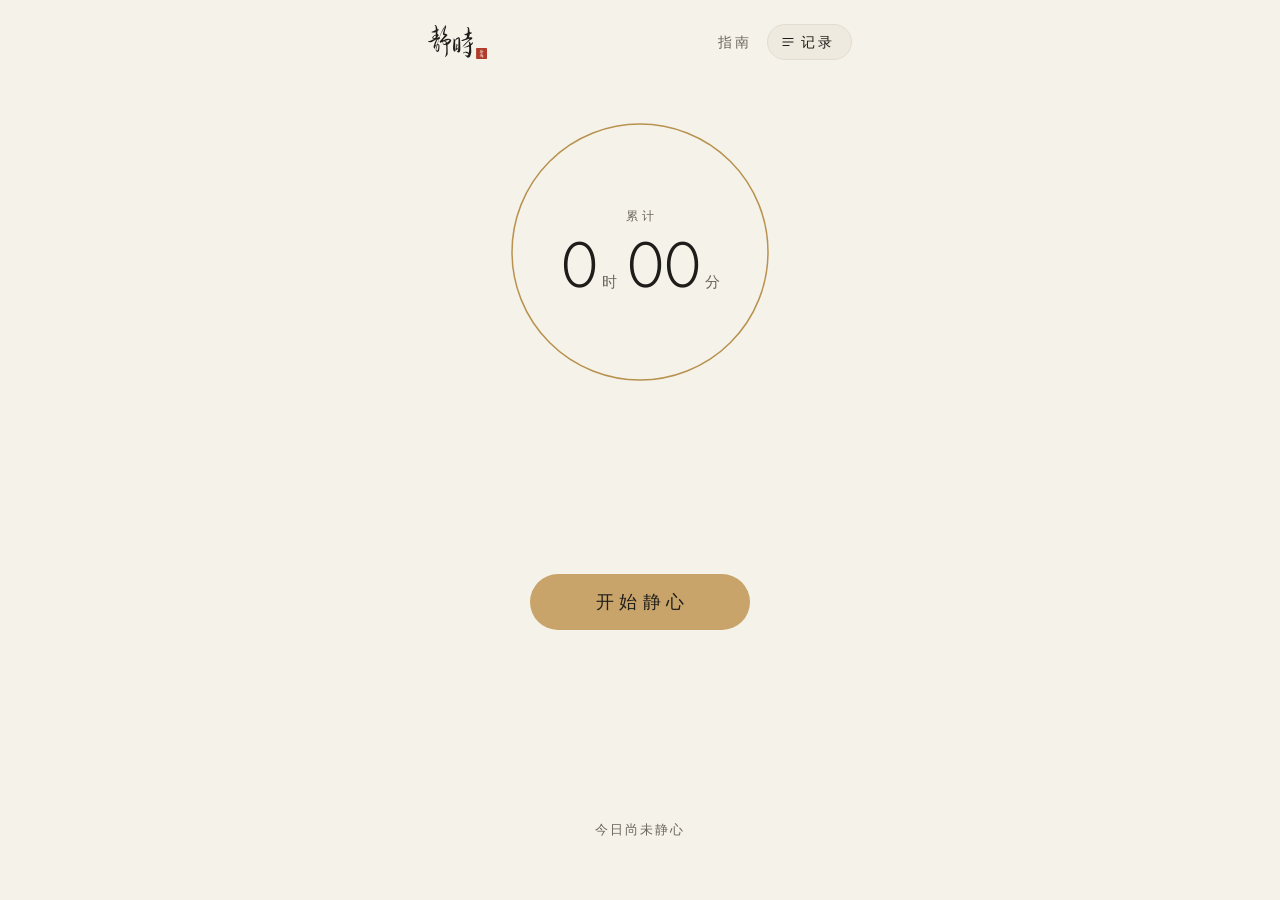
<file: index.html>
<!doctype html>
<html lang="zh-CN">
<head>
<meta charset="utf-8">
<meta name="viewport" content="width=device-width, initial-scale=1, viewport-fit=cover">
<meta name="theme-color" content="#F5F2EA">
<meta name="apple-mobile-web-app-capable" content="yes">
<meta name="mobile-web-app-capable" content="yes">
<meta name="apple-mobile-web-app-status-bar-style" content="default">
<meta name="apple-mobile-web-app-title" content="静时">
<meta name="format-detection" content="telephone=no">
<meta name="robots" content="noindex, nofollow">
<title>静时</title>
<meta name="description" content="放下手机，安住当下&#10;记下你的每一次静心">
<meta property="og:type" content="website">
<meta property="og:title" content="静时 · 静心计时">
<meta property="og:description" content="放下手机，安住当下&#10;记下你的每一次静心">
<meta property="og:url" content="https://artemislin.github.io/jingshi/">
<meta property="og:image" content="https://artemislin.github.io/jingshi/icons/icon-512.png">
<meta property="og:image:width" content="512">
<meta property="og:image:height" content="512">
<meta itemprop="name" content="静时 · 静心计时">
<meta itemprop="description" content="放下手机，安住当下&#10;记下你的每一次静心">
<meta itemprop="image" content="https://artemislin.github.io/jingshi/icons/icon-512.png">
<link rel="manifest" href="manifest.webmanifest">
<link rel="apple-touch-icon" href="icons/icon-180.png">
<link rel="icon" href="icons/icon-180.png">
<link rel="preload" href="fonts/jost.woff2" as="font" type="font/woff2" crossorigin>
<link rel="stylesheet" href="css/app.css?v=0.8.1">
<script type="module" src="js/app.js?v=0.8.1"></script>
</head>
<body>
<img src="icons/icon-512.png" alt="" aria-hidden="true" width="300" height="300" style="position:absolute;left:-9999px;top:0;width:300px;height:300px">

<main id="home" class="screen">
  <header class="bar">
    <img class="logo" src="icons/logo.svg" alt="静时">
    <div class="bar-right">
    <a id="toGuide" class="toplink" href="guide.html">指南</a>
    <button id="toRecords" class="tab" type="button">
      <svg width="14" height="14" viewBox="0 0 14 14" aria-hidden="true"><path d="M2 3.5h10M2 7h10M2 10.5h6" fill="none" stroke="currentColor" stroke-width="1.2" stroke-linecap="round"></path></svg>
      <span>记录</span>
      <span class="dot" id="recDot" hidden></span>
    </button>
    </div>
  </header>
  <div class="ring" id="ring">
    <svg width="264" height="264" viewBox="0 0 264 264" aria-hidden="true">
      <circle cx="132" cy="132" r="128" fill="none" stroke="#B8924F" stroke-width="1.5"></circle>
    </svg>
    <div class="ring-in">
      <div class="label">累计</div>
      <div class="total" id="total">
        <span class="num" id="totH">0</span><span class="unit">时</span>
        <span class="num" id="totM">00</span><span class="unit">分</span>
      </div>
    </div>
    <div class="gain" id="gain" aria-live="polite">本次 <span class="num" id="gainV"></span></div>
    <div class="miss" id="miss" aria-live="polite">本次 <span class="num" id="missV"></span><span class="seal">不<br>计</span></div>
  </div>
  <section class="plan-card" id="planCard" hidden aria-label="定时静心">
    <div class="pc-head"><span id="pcLabel">定时静心 · 今天</span><button class="pc-more" id="pcMore" type="button" hidden></button></div>
    <div class="pc-main"><span class="pc-time num" id="pcTime"></span><span class="pc-dur" id="pcDur"></span></div>
    <div class="pc-btns">
      <button class="pill pc-yes" id="pcYes" type="button">计入</button>
      <button class="pc-no" id="pcNo" type="button">不计</button>
    </div>
  </section>
  <div class="cta"><button id="start" class="pill" type="button">开始静心</button></div>
  <footer class="today" id="today"></footer>
</main>

<section id="sit" class="sit" hidden aria-live="polite">
  <button class="count" id="count" type="button" aria-label="取消这次静心">
    <span class="count-n" id="countN">5</span>
    <span class="count-tip">再点一下取消</span>
  </button>
  <div class="sit-time" id="sitTime" hidden></div>
  <div class="core">
    <div class="halo" aria-hidden="true"></div>
    <div class="core-glow" aria-hidden="true"></div>
    <div class="sit-title" id="sitTitle">进入静心</div>
    <svg class="phrase" viewBox="0 0 291.1 103.4" role="img" aria-label="静心中"><path d="M22.1 0.3L22.1 0.3Q24.5-0.1 24.9 0.1Q25.3 0.3 26.1 1.5L26.1 1.5Q27.7 3.1 28.1 3.9L28.1 3.9Q29.7 7.1 30.1 12.3L30.1 12.3Q30.1 13.1 30.3 13.5Q30.5 13.9 31.3 13.5L31.3 13.5Q32.1 13.5 32.7 14.1Q33.3 14.7 34.5 14.9Q35.7 15.1 35.7 15.5L35.7 15.5Q35.7 15.9 32.1 18.7L32.1 18.7Q30.5 19.5 30.5 19.9L30.5 19.9Q30.5 20.7 30.3 24.3Q30.1 27.9 30.1 28.7L30.1 28.7Q30.5 29.1 30.9 29.1L30.9 29.1Q32.5 29.5 32.9 30.3L32.9 30.3Q32.9 30.7 33.7 31.3Q34.5 31.9 34.5 32.3L34.5 32.3Q34.5 34.3 32.9 35.5L32.9 35.5Q32.1 36.3 31.3 37.5Q30.5 38.7 30.1 39.5L30.1 39.5Q28.5 40.3 28.9 41.1L28.9 41.1Q29.7 41.1 29.7 41.1L29.7 41.1Q30.1 41.1 31.1 40.5Q32.1 39.9 32.1 39.9L32.1 39.9Q32.5 39.5 34.5 39.5Q36.5 39.5 36.7 39.1Q36.9 38.7 37.9 35.3Q38.9 31.9 39.3 31.1L39.3 31.1L40.9 27.9Q42.9 23.5 45.9 17.1Q48.9 10.7 51.7 7.5L51.7 7.5L52.9 5.1Q53.7 3.9 54.3 2.9Q54.9 1.9 55.1 1.3Q55.3 0.7 55.7 0.7L55.7 0.7Q55.7 0.7 56.9 1.9Q58.1 3.1 58.1 3.5L58.1 3.5Q58.1 4.3 58.3 4.7Q58.5 5.1 58.3 6.1Q58.1 7.1 57.9 8.3Q57.7 9.5 56.1 12.7L56.1 12.7Q54.9 17.1 53.7 22.3Q52.5 27.5 52.9 27.5L52.9 27.5Q52.9 27.9 54.9 27.9L54.9 27.9Q56.9 27.9 57.7 28.3Q58.5 28.7 59.7 29.5L59.7 29.5Q60.1 29.9 61.3 30.9Q62.5 31.9 62.5 32.5Q62.5 33.1 61.3 34.3Q60.1 35.5 59.5 36.5Q58.9 37.5 58.5 37.5L58.5 37.5Q56.9 37.9 53.3 43.1L53.3 43.1Q47.7 49.1 48.1 49.5L48.1 49.5Q48.5 49.5 51.3 48.3L51.3 48.3Q58.5 45.1 63.3 44.7L63.3 44.7Q68.9 43.9 71.3 46.3L71.3 46.3Q72.9 47.1 73.3 47.1L73.3 47.1Q73.7 47.5 74.1 48.5Q74.5 49.5 74.5 50.7L74.5 50.7Q74.1 51.5 73.5 53.1Q72.9 54.7 71.3 56.3L71.3 56.3Q70.5 57.5 68.5 59.3Q66.5 61.1 65.7 61.9L65.7 61.9Q63.3 63.1 63.1 63.5Q62.9 63.9 62.9 64.3L62.9 64.3Q62.9 65.1 62.9 71.9L62.9 71.9Q63.3 77.1 63.3 84.1Q63.3 91.1 63.3 92.3L63.3 92.3Q62.9 95.1 61.9 97.1Q60.9 99.1 60.9 99.1L60.9 99.1Q60.5 99.1 60.3 98.9Q60.1 98.7 59.7 98.7L59.7 98.7Q58.9 99.5 57.7 102.3L57.7 102.3Q56.9 103.1 56.1 103.3Q55.3 103.5 55.1 103.3Q54.9 103.1 55.3 102.7L55.3 102.7Q55.7 101.1 56.9 97.5L56.9 97.5Q59.3 90.7 58.9 76.3L58.9 76.3Q58.9 69.5 58.5 67.5L58.5 67.5Q58.5 65.5 58.3 65.1Q58.1 64.7 57.7 64.3L57.7 64.3Q56.9 63.9 56.3 63.9Q55.7 63.9 53.9 64.1Q52.1 64.3 51.3 63.9L51.3 63.9Q48.9 63.1 47.7 60.3L47.7 60.3Q47.3 58.7 47.3 56.3Q47.3 53.9 46.9 53.9Q46.5 53.9 42.9 55.7Q39.3 57.5 39.1 57.5Q38.9 57.5 38.1 55.5L38.1 55.5Q37.7 53.9 37.9 53.5Q38.1 53.1 39.7 51.1L39.7 51.1Q45.3 45.1 50.5 38.3L50.5 38.3Q52.1 36.7 53.1 34.9Q54.1 33.1 53.7 32.3L53.7 32.3Q52.9 31.9 51.3 33.1L51.3 33.1Q50.5 33.1 49.7 31.9L49.7 31.9Q47.7 30.7 48.1 27.9L48.1 27.9Q48.1 25.9 49.7 21.1L49.7 21.1Q50.5 18.7 51.7 14.7L51.7 14.7Q53.7 7.5 54.5 5.9L54.5 5.9Q54.9 5.5 55.3 4.3Q55.7 3.1 55.7 2.7L55.7 2.7Q55.3 2.7 55.3 2.7Q55.3 2.7 54.5 4.1Q53.7 5.5 53.7 5.7Q53.7 5.9 53.1 7.1Q52.5 8.3 52.1 9.1L52.1 9.1Q52.1 10.3 50.5 12.9Q48.9 15.5 48.1 15.9L48.1 15.9Q47.7 16.3 47.3 17.7Q46.9 19.1 46.1 20.3L46.1 20.3Q42.9 24.7 38.5 36.3L38.5 36.3Q37.3 39.5 37.3 39.7Q37.3 39.9 38.5 41.1Q39.7 42.3 39.3 42.7L39.3 42.7Q39.3 43.5 37.3 44.7L37.3 44.7Q36.1 44.7 36.1 45.1L36.1 45.1Q35.7 45.5 33.5 52.7Q31.3 59.9 31.3 61.1L31.3 61.1Q31.3 61.5 32.5 61.5L32.5 61.5Q33.3 61.9 33.9 62.1Q34.5 62.3 35.7 63.9L35.7 63.9Q36.5 65.1 36.7 66.3Q36.9 67.5 36.9 70.3L36.9 70.3Q36.9 75.9 35.7 81.5L35.7 81.5Q35.3 84.3 33.9 85.5Q32.5 86.7 30.5 86.7L30.5 86.7Q28.9 86.7 26.9 84.3L26.9 84.3Q25.3 82.7 24.9 81.7Q24.5 80.7 24.5 79.1L24.5 79.1Q24.9 77.1 25.7 73.9L25.7 73.9Q28.9 64.3 28.5 64.3L28.5 64.3Q28.1 64.3 26.9 65.5L26.9 65.5Q25.7 66.7 24.7 68.1Q23.7 69.5 23.7 70.3L23.7 70.3Q23.7 71.1 22.9 72.7Q22.1 74.3 22.1 75.1L22.1 75.1Q22.1 75.9 21.9 76.1Q21.7 76.3 21.3 76.3L21.3 76.3Q20.9 76.3 20.7 76.1Q20.5 75.9 19.7 75.1L19.7 75.1Q17.3 71.9 18.1 69.9L18.1 69.9Q18.1 69.1 18.1 68.7L18.1 68.7Q18.1 66.7 20.9 60.3L20.9 60.3Q21.7 56.3 24.9 50.3L24.9 50.3Q27.3 45.9 26.9 45.9L26.9 45.9Q26.1 45.9 23.1 48.1Q20.1 50.3 17.3 51.5L17.3 51.5Q11.7 55.5 8.1 55.5L8.1 55.5Q4.9 56.3 2.1 54.3L2.1 54.3Q1.3 53.9 0.5 52.9Q-0.3 51.9 0.1 51.5L0.1 51.5Q0.1 51.5 2.1 51.7Q4.1 51.9 5.3 51.5L5.3 51.5Q6.9 51.1 12.9 48.3Q18.9 45.5 18.9 45.5L18.9 45.5Q18.9 45.1 17.9 44.3Q16.9 43.5 16.1 43.9L16.1 43.9Q15.3 43.9 14.5 43.3Q13.7 42.7 13.7 41.5L13.7 41.5Q13.7 38.7 16.1 36.3L16.1 36.3Q18.9 33.9 23.7 31.1L23.7 31.1L25.3 30.3L24.9 27.1Q24.9 23.5 24.9 23.5L24.9 23.5Q24.9 23.1 23.5 23.5Q22.1 23.9 21.7 23.9L21.7 23.9Q21.3 24.3 18.1 24.5Q14.9 24.7 13.7 24.3L13.7 24.3Q12.9 24.3 11.9 23.7Q10.9 23.1 10.9 22.3L10.9 22.3Q11.7 22.3 14.1 21.3Q16.5 20.3 16.5 20.3L16.5 20.3Q17.3 20.3 22.5 17.1L22.5 17.1Q24.9 16.3 24.9 15.9L24.9 15.9Q24.9 15.1 24.7 9.9Q24.5 4.7 24.1 3.9Q23.7 3.1 23.1 2.3Q22.5 1.5 21.7 1.5L21.7 1.5Q20.5 0.7 21.7 0.3L21.7 0.3Q21.7 0.3 22.1 0.3ZM24.9 37.1L24.9 37.1Q25.3 33.9 24.5 33.9L24.5 33.9Q24.5 33.9 22.9 34.3L22.9 34.3Q21.3 35.1 18.9 36.9Q16.5 38.7 16.5 39.5L16.5 39.5Q16.5 40.3 16.9 40.9Q17.3 41.5 17.7 41.5L17.7 41.5Q18.1 41.9 20.1 42.3L20.1 42.3Q22.9 43.1 23.7 41.1L23.7 41.1Q24.5 40.3 24.9 37.1ZM34.5 45.9L34.5 45.9Q33.7 45.5 32.9 45.9L32.9 45.9Q32.1 46.3 30.5 47.9Q28.9 49.5 28.5 50.7L28.5 50.7Q27.7 51.9 27.3 54.1Q26.9 56.3 26.1 57.5L26.1 57.5L24.9 61.5Q23.3 65.1 24.5 65.1L24.5 65.1Q24.5 65.1 25.7 64.3L25.7 64.3Q26.9 63.1 28.3 62.5Q29.7 61.9 29.7 61.5L29.7 61.5Q30.1 60.3 32.3 53.1Q34.5 45.9 34.5 45.9ZM68.5 48.3L68.5 48.3Q67.7 47.5 65.3 48.3L65.3 48.3Q62.5 48.7 58.9 49.7Q55.3 50.7 55.3 51.1L55.3 51.1Q55.3 51.5 56.5 51.9Q57.7 52.3 58.3 52.7Q58.9 53.1 59.7 54.7L59.7 54.7Q60.9 57.1 61.1 57.1Q61.3 57.1 62.9 55.9Q64.5 54.7 66.1 53.5L66.1 53.5Q68.1 51.9 68.7 50.3Q69.3 48.7 68.5 48.3ZM54.5 53.5L54.5 53.5Q52.1 52.7 50.1 53.1L50.1 53.1Q49.7 53.1 49.3 53.3Q48.9 53.5 48.5 54.3L48.5 54.3Q48.1 55.5 48.3 56.7Q48.5 57.9 48.9 58.7L48.9 58.7Q49.7 61.9 52.1 61.5L52.1 61.5Q52.5 61.5 54.7 60.5Q56.9 59.5 56.9 59.1L56.9 59.1Q58.1 58.7 56.9 56.7L56.9 56.7Q56.1 53.9 54.5 53.5ZM32.5 64.3L32.5 64.3Q32.1 63.9 31.5 63.5Q30.9 63.1 30.7 63.5Q30.5 63.9 30.1 66.3L30.1 66.3Q29.7 70.3 27.3 75.5L27.3 75.5Q26.1 79.1 26.9 80.3L26.9 80.3Q26.9 80.7 27.7 81.5L27.7 81.5Q28.9 83.1 29.7 82.9Q30.5 82.7 31.3 80.7L31.3 80.7Q32.5 78.3 33.1 73.1Q33.7 67.9 33.3 65.5L33.3 65.5Q32.9 64.7 32.5 64.3ZM110.1 44.7L110.1 44.7Q110.9 43.1 112.9 45.1L112.9 45.1Q114.1 47.1 117.3 52.3L117.3 52.3Q119.7 57.9 120.1 57.9L120.1 57.9Q120.1 57.9 121.3 56.7L121.3 56.7Q121.7 55.5 122.5 55.5Q123.3 55.5 123.3 58.9Q123.3 62.3 122.5 62.9Q121.7 63.5 123.3 66.3L123.3 66.3Q124.5 67.9 124.5 68.7Q124.5 69.5 123.3 69.9L123.3 69.9Q122.9 70.7 121.7 70.3Q120.5 69.9 119.7 69.9L119.7 69.9L118.5 69.9L115.7 67.9Q111.3 63.5 110.1 60.7Q108.9 57.9 108.9 53.1L108.9 53.1Q108.9 48.7 110.1 44.7ZM178.9 33.5L178.9 33.5Q183.3 32.7 188.9 37.1L188.9 37.1Q190.5 39.1 191.1 40.5Q191.7 41.9 192.9 44.7L192.9 44.7Q193.7 48.7 193.7 52.7Q193.7 56.7 192.9 57.9L192.9 57.9Q190.1 62.3 188.9 63.5Q187.7 64.7 185.7 65.1L185.7 65.1Q184.5 66.3 183.3 66.7L183.3 66.7Q182.9 67.1 182.1 67.1Q181.3 67.1 181.3 66.7L181.3 66.7Q181.3 66.3 182.9 63.9L182.9 63.9Q186.9 59.5 187.7 50.7L187.7 50.7Q188.5 41.9 184.5 37.1L184.5 37.1Q183.3 36.3 181.7 35.5Q180.1 34.7 179.7 34.7L179.7 34.7Q177.3 34.7 175.5 36.1Q173.7 37.5 167.3 43.1L167.3 43.1Q162.1 48.7 159.3 50.5Q156.5 52.3 152.5 52.3L152.5 52.3Q149.7 52.3 146.3 50.1Q142.9 47.9 140.9 45.1L140.9 45.1Q140.5 43.5 140.5 43.1L140.5 43.1Q139.7 42.7 140.5 42.7L140.5 42.7Q141.7 42.7 143.3 44.7L143.3 44.7Q144.9 45.1 146.9 46.3L146.9 46.3L150.5 47.9L152.5 47.5Q155.3 47.5 158.1 46.1Q160.9 44.7 168.5 39.1L168.5 39.1Q175.3 34.3 178.9 33.5ZM272.1 4.7L272.1 4.7Q274.5 5.9 275.3 8.3L275.3 8.3Q276.9 9.9 276.9 11.5L276.9 11.5Q277.3 17.1 276.1 18.3L276.1 18.3Q276.1 19.5 276.1 20.5Q276.1 21.5 275.3 23.9L275.3 23.9Q275.3 25.9 275.7 26.3Q276.1 26.7 277.3 26.7L277.3 26.7Q281.3 25.9 284.5 26.3L284.5 26.3Q285.7 26.3 287.7 26.9Q289.7 27.5 290.1 28.1Q290.5 28.7 290.9 29.9Q291.3 31.1 290.9 32.3L290.9 32.3Q290.5 34.7 285.7 39.9L285.7 39.9Q283.7 42.3 280.7 45.1Q277.7 47.9 276.9 48.3L276.9 48.3Q275.3 48.7 275.3 49.1L275.3 49.1Q274.5 50.7 274.5 57.9L274.5 57.9Q274.5 62.3 274.1 66.7L274.1 66.7Q273.3 75.9 274.1 86.7L274.1 86.7Q274.1 89.9 273.7 91.5Q273.3 93.1 272.7 94.1Q272.1 95.1 272.1 95.9L272.1 95.9Q271.7 96.7 271.1 98.1Q270.5 99.5 270.5 99.5L270.5 99.5Q268.9 99.5 268.5 96.3L268.5 96.3Q268.5 93.5 268.3 93.5Q268.1 93.5 267.3 87.1Q266.5 80.7 266.9 71.1Q267.3 61.5 267.3 57.5L267.3 57.5L267.3 52.3L265.3 52.3Q262.5 52.3 261.7 52.3L261.7 52.3Q261.3 52.3 260.1 50.9Q258.9 49.5 258.5 48.7L258.5 48.7Q258.1 47.5 258.1 45.3Q258.1 43.1 258.5 43.1L258.5 43.1Q258.9 43.1 260.1 43.9Q261.3 44.7 261.7 45.1L261.7 45.1Q262.5 46.7 264.5 46.7L264.5 46.7Q265.7 46.7 266.5 46.3L266.5 46.3L267.3 45.5L267.7 39.5Q267.7 33.9 267.1 33.7Q266.5 33.5 262.7 35.3Q258.9 37.1 257.7 38.3L257.7 38.3Q252.9 40.7 248.9 40.7L248.9 40.7Q245.7 40.7 244.1 39.5L244.1 39.5Q242.9 39.1 241.7 37.7Q240.5 36.3 240.5 35.9L240.5 35.9Q240.5 35.5 240.9 35.9L240.9 35.9Q240.9 35.9 242.1 35.9L242.1 35.9Q244.5 37.1 249.3 35.9L249.3 35.9Q253.7 33.9 258.1 32.7L258.1 32.7Q260.9 32.3 261.7 31.9L261.7 31.9Q266.5 30.3 267.7 29.1L267.7 29.1Q268.1 29.1 268.1 24.7Q268.1 20.3 268.5 16.1Q268.9 11.9 268.9 10.3L268.9 10.3Q269.3 8.7 269.1 8.1Q268.9 7.5 268.5 6.7L268.5 6.7Q267.7 4.7 267.9 4.3Q268.1 3.9 268.7 3.9Q269.3 3.9 270.5 4.1Q271.7 4.3 272.1 4.7ZM286.1 29.1L286.1 29.1Q285.7 27.9 281.7 28.7L281.7 28.7Q279.7 29.1 278.9 29.1L278.9 29.1Q276.9 29.1 276.1 30.3L276.1 30.3Q275.3 30.7 274.9 35.3Q274.5 39.9 274.9 39.9Q275.3 39.9 279.5 36.5Q283.7 33.1 284.1 32.3L284.1 32.3Q284.5 31.1 285.3 30.5Q286.1 29.9 286.1 29.1Z" fill="#1F1D1A"></path></svg>
  </div>
  <div class="sit-foot">
    <div class="sit-hint" id="sitHint">5 秒后进入静心状态
请不要离开此页面</div>
  </div>
</section>

<section id="records" class="screen" hidden>
  <header class="bar3">
    <button id="back" class="tab back" type="button">
      <svg width="8" height="14" viewBox="0 0 8 14" aria-hidden="true"><path d="M7 1 L1 7 L7 13" fill="none" stroke="currentColor" stroke-width="1.3" stroke-linecap="round" stroke-linejoin="round"></path></svg>
      <span>返回首页</span>
    </button>
    <div class="bar-right">
      <button id="toPlans" class="tab txt" type="button">定时</button>
      <button id="toBackup" class="tab txt" type="button">备份<span class="dot" id="bakDot" hidden></span></button>
    </div>
  </header>
  <h1 class="page-title">静心记录</h1>
  <button class="warn" id="bakWarn" type="button" hidden></button>
  <div class="stats">
    <div class="stat"><span class="stat-k">累计</span><span class="stat-v"><span class="num" id="sH">0</span><small> 时 </small><span class="num" id="sM">00</span><small> 分</small></span></div>
    <div class="stat"><span class="stat-k">有效</span><span class="stat-v"><span class="num" id="sN">0</span><small> 次</small></span></div>
    <div class="stat"><span class="stat-k">已连续</span><span class="stat-v"><span class="num" id="sCur">0</span><small> 天</small></span><span class="stat-sub">最长连续 <span class="num" id="sLong">0</span> 天</span></div>
  </div>
  <section class="pending" id="pendingBox" hidden>
    <div class="pending-head">待确认的定时静心</div>
    <div id="pendingList"></div>
  </section>
  <div class="yearbar">
    <button id="yearBtn" class="yearbtn" type="button" aria-label="选择年月">
      <span class="num" id="yearLabel"></span>
      <svg width="12" height="8" viewBox="0 0 12 8" aria-hidden="true"><path d="M1 1.5 L6 6.5 L11 1.5" fill="none" stroke="#6B655C" stroke-width="1.3"></path></svg>
    </button>
    <span class="hint" id="rowHint">左滑记录可删除</span>
  </div>
  <div id="list"></div>
</section>

<div id="picker" class="sheet-wrap" hidden>
  <div class="backdrop" data-close></div>
  <div class="sheet" role="dialog" aria-label="选择年月">
    <div class="handle"></div>
    <h2>选择年月</h2>
    <div class="pick-years">
      <div class="chips" id="pickYears"></div>
      <div class="pick-sum" id="pickSum"></div>
    </div>
    <div class="months" id="pickMonths"></div>
  </div>
</div>

<div id="backup" class="sheet-wrap" hidden>
  <div class="backdrop" data-close></div>
  <div class="sheet" role="dialog" aria-label="备份">
    <div class="handle"></div>
    <h2>备份</h2>
    <p class="status" id="syncStatus"></p>
    <label class="field">私有仓库
      <input id="repo" type="text" autocomplete="off" autocapitalize="off" spellcheck="false" placeholder="你的用户名/jingshi-data">
    </label>
    <label class="field">钥匙（Token）
      <input id="token" type="password" autocomplete="off" autocapitalize="off" spellcheck="false" placeholder="github_pat_…">
    </label>
    <button id="saveSync" class="pill wide" type="button">保存并同步</button>
    <a class="guide-link" href="guide.html#backup">不会设置？看教程，可以交给 AI 一步步完成 ›</a>
    <div class="files">
      <button id="exportBtn" class="ghost" type="button">导出备份文件</button>
      <label class="ghost">导入备份文件<input id="importFile" type="file" accept="application/json,.json" hidden></label>
    </div>
    <p class="ver" id="ver"></p>
  </div>
</div>

<div id="plansSheet" class="sheet-wrap" hidden>
  <div class="backdrop" data-close></div>
  <div class="sheet" role="dialog" aria-label="定时静心">
    <div class="handle"></div>
    <div id="plansView">
      <h2>定时静心</h2>
      <p class="status">到了设定的时间，会自动生成一条记录；点「计入」才算进累计。</p>
      <div class="plan-rows" id="planRows"></div>
      <button class="ghost full" id="planAdd" type="button">＋ 新建定时</button>
    </div>
    <div id="planEdit" hidden>
      <h2 id="planEditTitle">新建定时</h2>
      <div class="time-row">
        <label class="field">开始<input id="planStart" type="time" required></label>
        <label class="field">结束<input id="planEnd" type="time" required></label>
      </div>
      <div class="field">
        <span>重复 · <b id="planDaysLabel">每天</b></span>
        <div class="days" id="planDays">
          <button type="button" data-d="1">一</button><button type="button" data-d="2">二</button><button type="button" data-d="3">三</button><button type="button" data-d="4">四</button><button type="button" data-d="5">五</button><button type="button" data-d="6">六</button><button type="button" data-d="7">日</button>
        </div>
      </div>
      <p class="status bad" id="planErr" hidden></p>
      <button class="pill wide" id="planSave" type="button">保存</button>
      <button class="choice plain" id="planCancel" type="button">取消</button>
      <button class="choice plain del-text" id="planDel" type="button" hidden>删除这个定时</button>
    </div>
  </div>
</div>

<div id="askSheet" class="sheet-wrap" hidden>
  <div class="backdrop"></div>
  <div class="sheet" role="dialog" aria-labelledby="askTitle">
    <div class="handle"></div>
    <h2 id="askTitle">上次静心没有正常结束</h2>
    <p class="status" id="askText"></p>
    <button class="pill wide choice" id="askNow" type="button"></button>
    <button class="choice ghostish" id="askLeft" type="button"></button>
    <button class="choice plain" id="askDrop" type="button">这次不记</button>
  </div>
</div>

<div id="onboard" class="onboard" hidden>
  <svg class="ob-arrow" viewBox="0 0 110 130" aria-hidden="true">
    <defs><marker id="obh" viewBox="0 0 10 10" refX="6" refY="5" markerWidth="5" markerHeight="5" orient="auto"><path d="M0 0L10 5L0 10z" fill="#F2E3C4"></path></marker></defs>
    <path d="M14 122 C 30 70, 60 46, 92 14" fill="none" stroke="#F2E3C4" stroke-width="3.5" stroke-linecap="round" marker-end="url(#obh)"></path>
  </svg>
  <div class="ob-card" role="dialog" aria-labelledby="obTitle">
    <p class="ob-kicker">第一次来</p>
    <h2 id="obTitle">把静时收进微信浮窗</h2>
    <ol class="ob-steps">
      <li><span class="n">1</span><span>点右上角的「···」</span></li>
      <li><span class="n">2</span><span>在弹出的菜单里选「浮窗」</span></li>
      <li><span class="n">3</span><span>以后静心时，点微信侧边的小便签，就能回到静时</span></li>
    </ol>
    <button class="pill wide" id="obOk" type="button">我知道了</button>
    <a class="ob-more" id="obMore" href="guide.html">看图解和备份方法 ›</a>
  </div>
</div>

<div id="toast" class="toast" role="status" aria-live="polite"></div>

</body>
</html>
</file>
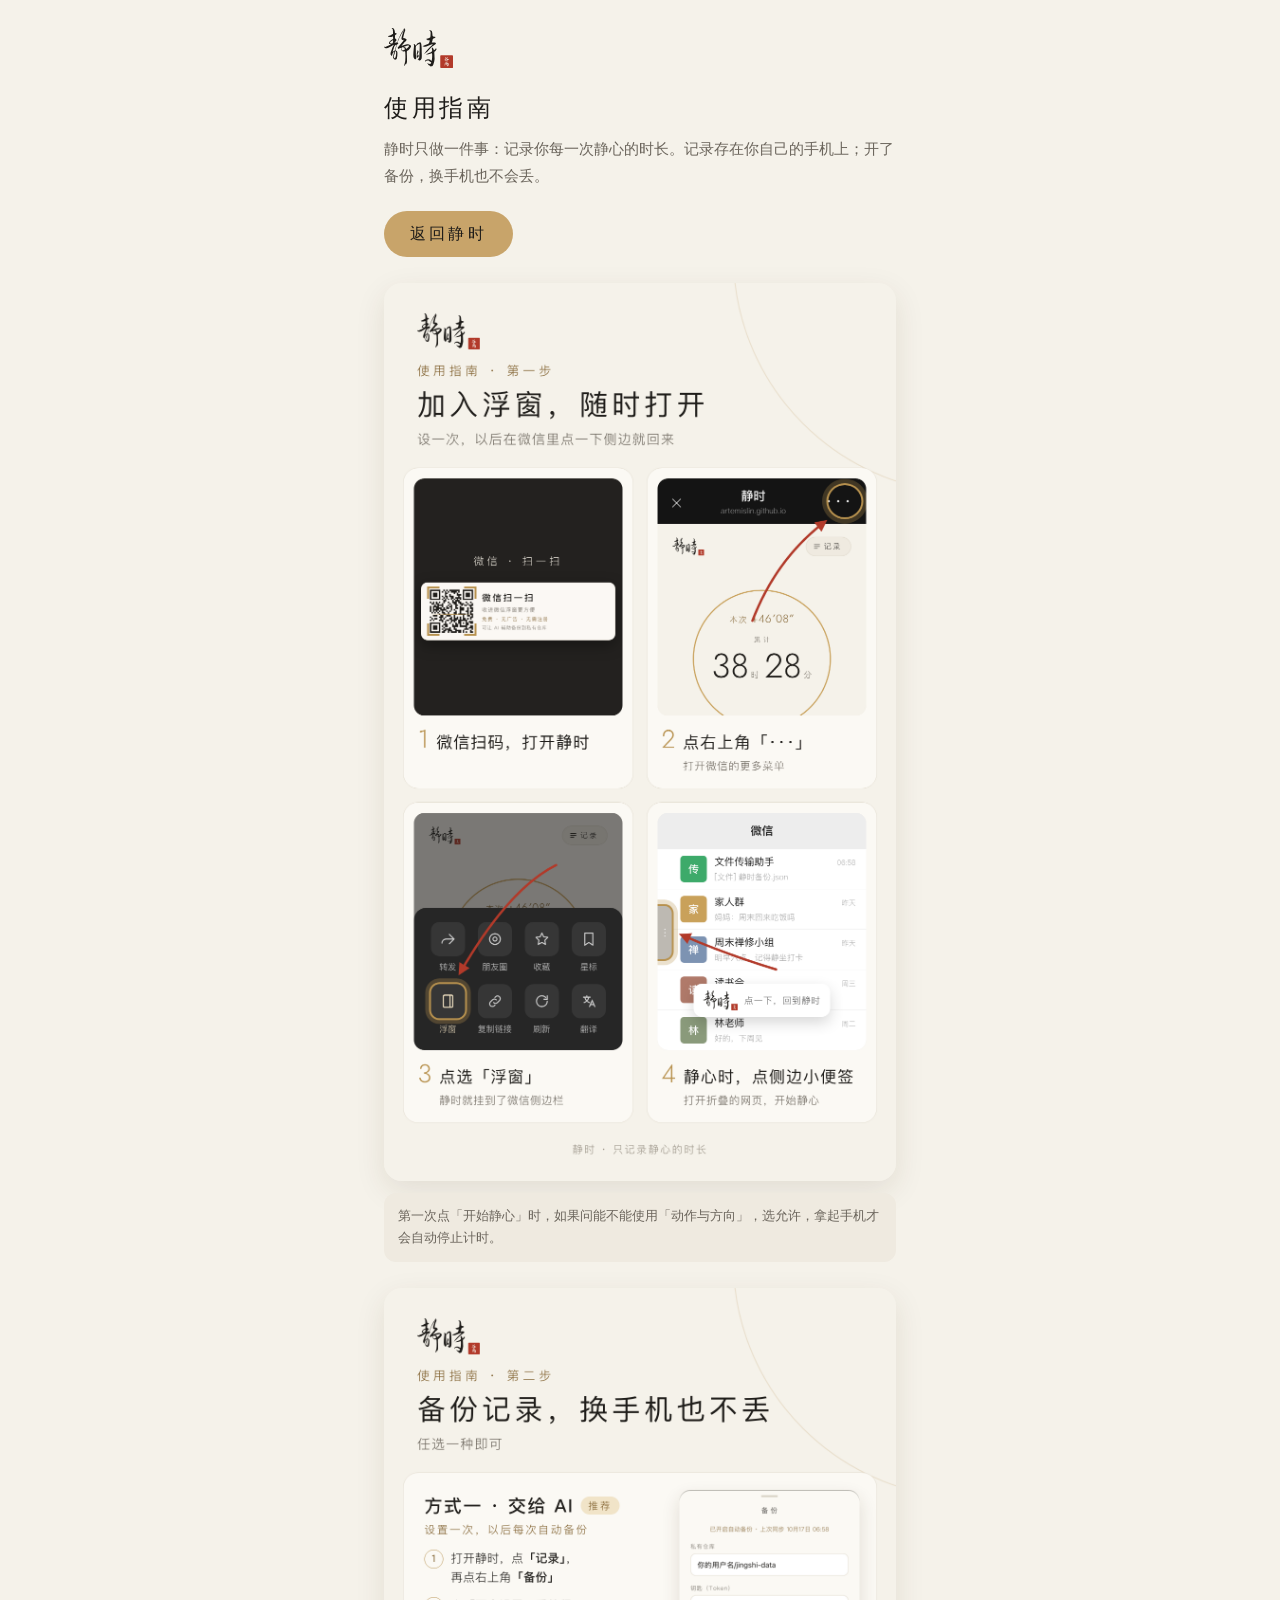
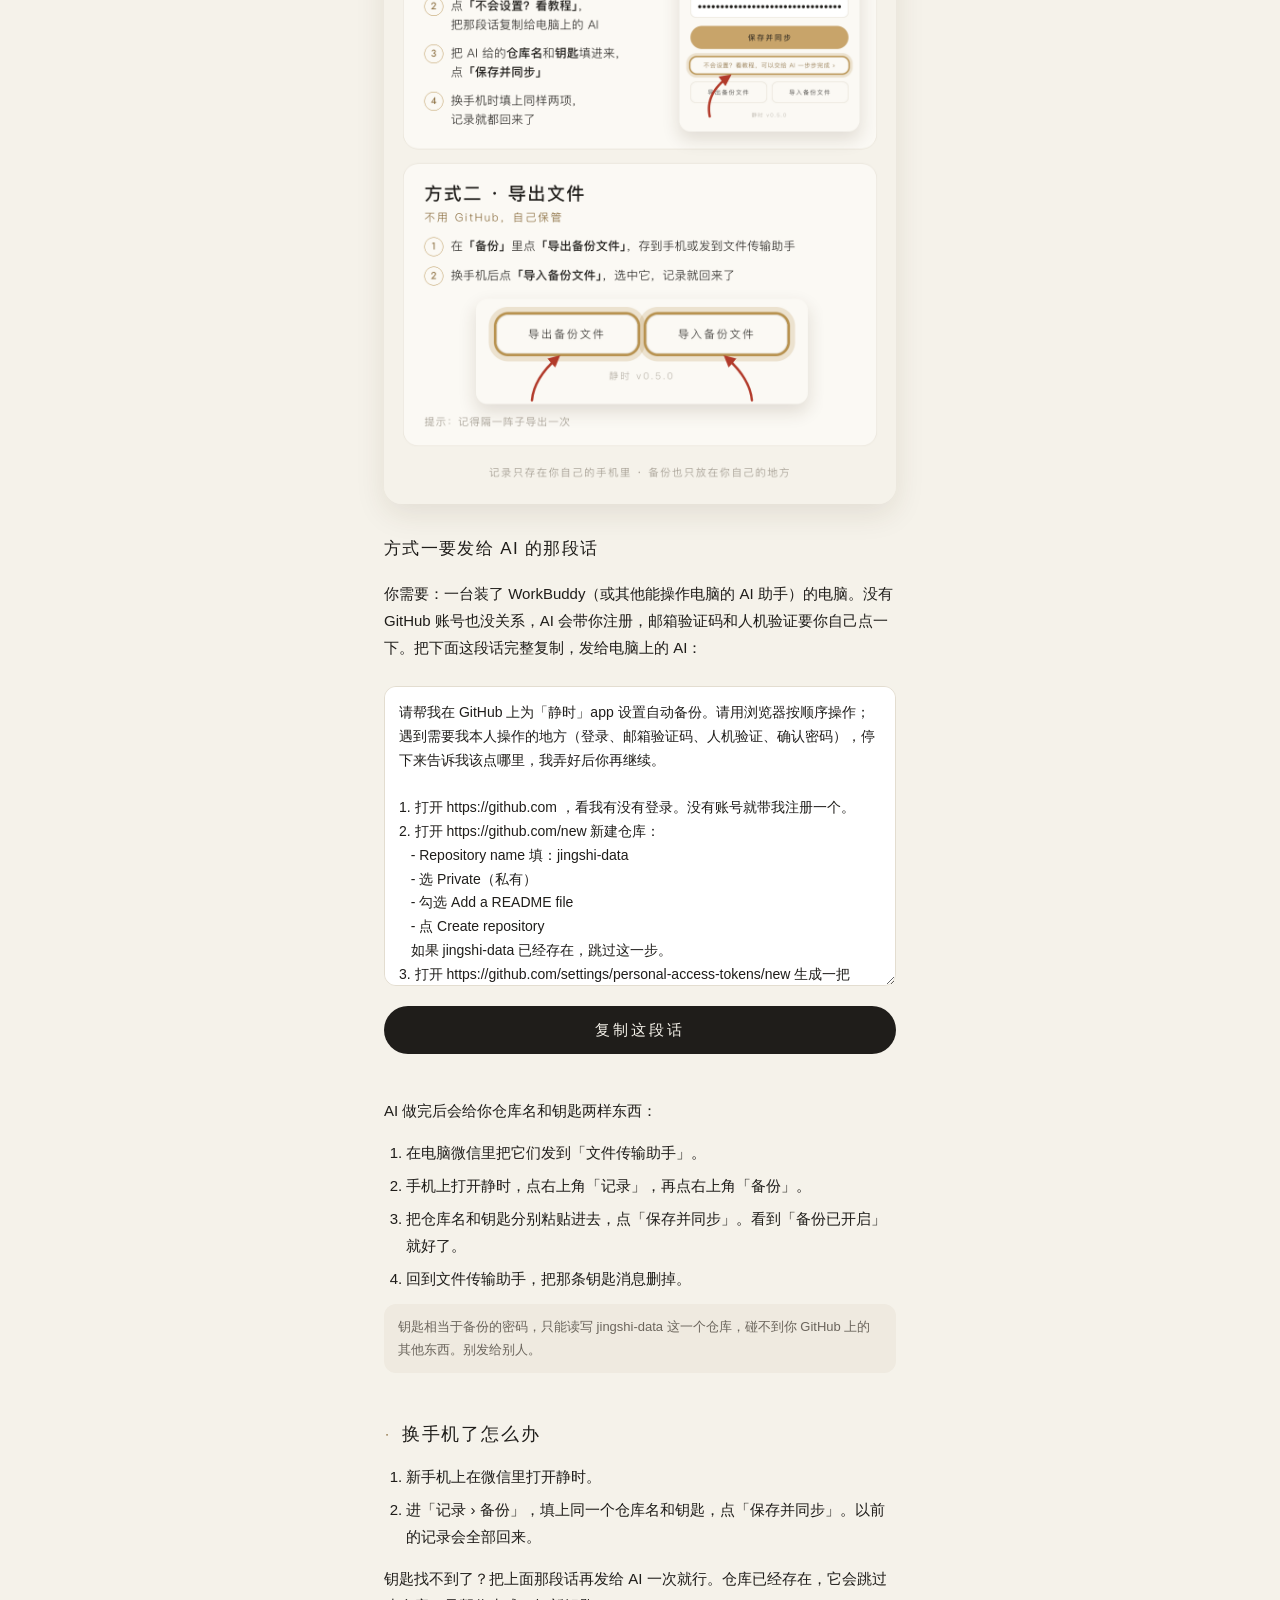
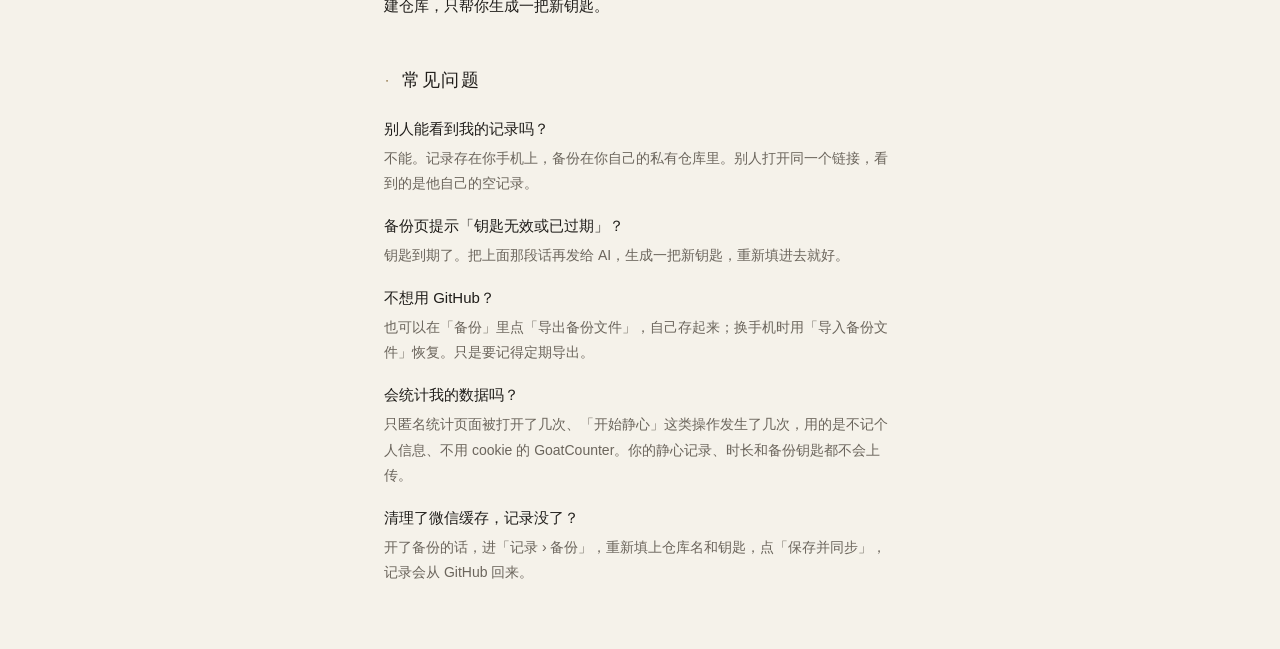
<file: guide.html>
<!doctype html>
<html lang="zh-CN">
<head>
<meta charset="utf-8">
<meta name="viewport" content="width=device-width, initial-scale=1, viewport-fit=cover">
<meta name="theme-color" content="#F5F2EA">
<meta name="robots" content="noindex, nofollow">
<meta name="format-detection" content="telephone=no">
<title>静时 · 使用指南</title>
<meta name="description" content="在微信里加入浮窗随时打开；交给 AI 或导出文件备份，换手机也不丢。">
<meta property="og:type" content="website">
<meta property="og:title" content="静时 · 使用与备份教程">
<meta property="og:description" content="在微信里加入浮窗随时打开；交给 AI 或导出文件备份，换手机也不丢。">
<meta property="og:url" content="https://artemislin.github.io/jingshi/guide.html">
<meta property="og:image" content="https://artemislin.github.io/jingshi/icons/icon-512.png">
<meta property="og:image:width" content="512">
<meta property="og:image:height" content="512">
<meta itemprop="name" content="静时 · 使用与备份教程">
<meta itemprop="description" content="在微信里加入浮窗随时打开；交给 AI 或导出文件备份，换手机也不丢。">
<meta itemprop="image" content="https://artemislin.github.io/jingshi/icons/icon-512.png">
<link rel="icon" href="icons/icon-180.png">
<link rel="stylesheet" href="css/app.css?v=0.8.1">
<style>
  html, body { user-select: text; -webkit-user-select: text; -webkit-touch-callout: default; }
  .guide { max-width: 560px; margin: 0 auto; box-sizing: border-box; padding: calc(env(safe-area-inset-top) + 28px) 24px calc(env(safe-area-inset-bottom) + 48px); line-height: 1.8; }
  .guide .logo { height: 40px; margin-bottom: 18px; }
  .guide h1 { margin: 0 0 6px; font-size: 24px; font-weight: 400; letter-spacing: 0.15em; }
  .lead { margin: 0 0 8px; color: var(--muted); font-size: 14px; }
  .guide h2 { margin: 40px 0 10px; font-size: 18px; font-weight: 500; letter-spacing: 0.1em; display: flex; align-items: baseline; gap: 10px; }
  .guide h2 .no { font-family: 'Jost', sans-serif; font-size: 22px; font-weight: 300; color: var(--gold-text); }
  .guide p, .guide li { font-size: 15px; }
  .guide ol { margin: 8px 0; padding-left: 1.4em; }
  .guide li { margin: 6px 0; }
  .guide b { font-weight: 500; }
  .note { margin: 12px 0; padding: 12px 14px; border-radius: 12px; background: var(--cell); color: var(--muted); font-size: 13px; line-height: 1.75; }
  .open { display: inline-flex; align-items: center; justify-content: center; margin-top: 14px; height: 46px; padding: 0 26px; border-radius: 23px; background: var(--gold-btn); color: var(--ink); text-decoration: none; font-size: 16px; letter-spacing: 0.2em; }
  .prompt { width: 100%; box-sizing: border-box; height: 300px; margin-top: 10px; padding: 14px; border-radius: 12px; border: 1px solid var(--line); background: #fff; color: var(--ink); font: 400 14px/1.7 -apple-system, "PingFang SC", sans-serif; resize: vertical; }
  .copy { margin-top: 10px; width: 100%; height: 48px; border-radius: 24px; background: var(--ink); color: var(--bg); font-size: 15px; letter-spacing: 0.2em; }
  .copied { display: block; height: 22px; margin-top: 6px; text-align: center; font-size: 13px; color: var(--gold-text); }
  .shot { display: block; width: 100%; height: auto; margin: 26px 0 0; border-radius: 18px; box-shadow: 0 10px 30px rgba(70, 52, 22, 0.10); }
  .guide h3 { margin: 30px 0 6px; font-size: 17px; font-weight: 500; letter-spacing: 0.08em; }
  .qa dt { margin-top: 16px; font-size: 15px; font-weight: 500; }
  .qa dd { margin: 4px 0 0; font-size: 14px; color: var(--muted); }
  code { font-family: 'Jost', -apple-system, sans-serif; font-size: 14px; padding: 1px 6px; border-radius: 6px; background: var(--cell); }
</style>
</head>
<body>
<img src="icons/icon-512.png" alt="" aria-hidden="true" width="300" height="300" style="position:absolute;left:-9999px;top:0;width:300px;height:300px">
<main class="guide">
  <img class="logo" src="icons/logo.svg" alt="静时">
  <h1>使用指南</h1>
  <p class="lead">静时只做一件事：记录你每一次静心的时长。记录存在你自己的手机上；开了备份，换手机也不会丢。</p>
  <a class="open" href="./">返回静时</a>

  <img class="shot" id="float" src="img/guide-float.png" alt="加入浮窗：1 微信扫码打开静时；2 点右上角「···」；3 点选「浮窗」；4 静心时点侧边小便签，打开折叠的网页">
  <div class="note">第一次点「开始静心」时，如果问能不能使用「动作与方向」，选<b>允许</b>，拿起手机才会自动停止计时。</div>

  <img class="shot" id="backup" src="img/guide-backup.png" alt="备份记录，任选一种：方式一交给 AI 自动备份；方式二导出、导入备份文件">

  <h3>方式一要发给 AI 的那段话</h3>
  <p>你需要：<b>一台装了 WorkBuddy（或其他能操作电脑的 AI 助手）的电脑</b>。没有 GitHub 账号也没关系，AI 会带你注册，邮箱验证码和人机验证要你自己点一下。把下面这段话完整复制，发给电脑上的 AI：</p>
  <textarea class="prompt" id="prompt" readonly>请帮我在 GitHub 上为「静时」app 设置自动备份。请用浏览器按顺序操作；遇到需要我本人操作的地方（登录、邮箱验证码、人机验证、确认密码），停下来告诉我该点哪里，我弄好后你再继续。

1. 打开 https://github.com ，看我有没有登录。没有账号就带我注册一个。
2. 打开 https://github.com/new 新建仓库：
   - Repository name 填：jingshi-data
   - 选 Private（私有）
   - 勾选 Add a README file
   - 点 Create repository
   如果 jingshi-data 已经存在，跳过这一步。
3. 打开 https://github.com/settings/personal-access-tokens/new 生成一把 Fine-grained token：
   - Token name 填：静时备份
   - Expiration 选能选的最长期限（有 No expiration 就选它）
   - Repository access 选 Only select repositories，只勾 jingshi-data
   - Permissions 里找到 Contents，设为 Read and write（其他权限都不要动）
   - 点 Generate token
4. 最后把这两样东西完整地告诉我（钥匙只显示一次，一个字符都不能少）：
   - 仓库名：我的GitHub用户名/jingshi-data
   - 钥匙：github_pat_ 开头的那一整串

这把钥匙只给我本人，不要发到任何别的网站或给任何人。</textarea>
  <button class="copy" id="copy" type="button">复制这段话</button>
  <span class="copied" id="copied" aria-live="polite"></span>

  <p>AI 做完后会给你<b>仓库名</b>和<b>钥匙</b>两样东西：</p>
  <ol>
    <li>在电脑微信里把它们发到「文件传输助手」。</li>
    <li>手机上打开静时，点右上角「记录」，再点右上角「备份」。</li>
    <li>把仓库名和钥匙分别粘贴进去，点「保存并同步」。看到「备份已开启」就好了。</li>
    <li>回到文件传输助手，把那条钥匙消息删掉。</li>
  </ol>
  <div class="note">钥匙相当于备份的密码，只能读写 jingshi-data 这一个仓库，碰不到你 GitHub 上的其他东西。别发给别人。</div>

  <h2><span class="no">·</span>换手机了怎么办</h2>
  <ol>
    <li>新手机上在微信里打开静时。</li>
    <li>进「记录 › 备份」，填上同一个仓库名和钥匙，点「保存并同步」。以前的记录会全部回来。</li>
  </ol>
  <p>钥匙找不到了？把上面那段话再发给 AI 一次就行。仓库已经存在，它会跳过建仓库，只帮你生成一把新钥匙。</p>

  <h2><span class="no">·</span>常见问题</h2>
  <dl class="qa">
    <dt>别人能看到我的记录吗？</dt>
    <dd>不能。记录存在你手机上，备份在你自己的私有仓库里。别人打开同一个链接，看到的是他自己的空记录。</dd>
    <dt>备份页提示「钥匙无效或已过期」？</dt>
    <dd>钥匙到期了。把上面那段话再发给 AI，生成一把新钥匙，重新填进去就好。</dd>
    <dt>不想用 GitHub？</dt>
    <dd>也可以在「备份」里点「导出备份文件」，自己存起来；换手机时用「导入备份文件」恢复。只是要记得定期导出。</dd>
    <dt>会统计我的数据吗？</dt>
    <dd>只匿名统计页面被打开了几次、「开始静心」这类操作发生了几次，用的是不记个人信息、不用 cookie 的 GoatCounter。你的静心记录、时长和备份钥匙都不会上传。</dd>
    <dt>清理了微信缓存，记录没了？</dt>
    <dd>开了备份的话，进「记录 › 备份」，重新填上仓库名和钥匙，点「保存并同步」，记录会从 GitHub 回来。</dd>
  </dl>
</main>
<script type="module" src="js/guide.js?v=0.8.1"></script>
<script>
  // 复制给 AI 的指令；微信里剪贴板接口可能用不了，退回到选中复制
  const box = document.getElementById('prompt');
  const tip = document.getElementById('copied');
  document.getElementById('copy').addEventListener('click', async () => {
    let ok = false;
    try { await navigator.clipboard.writeText(box.value); ok = true; } catch {}
    if (!ok) {
      box.focus();
      box.setSelectionRange(0, box.value.length);
      try { ok = document.execCommand('copy'); } catch {}
    }
    tip.textContent = ok ? '已复制，去发给 AI 吧' : '没能自动复制，请长按上面的文字全选复制';
  });
</script>
</body>
</html>
</file>
<file: css/app.css>
/* 静时 · D 版：A 的米白底 + B 的布局 */

@font-face {
  font-family: 'Jost';
  src: url('../fonts/jost.woff2') format('woff2');
  font-weight: 100 900;
  font-display: swap;
}

:root {
  --bg: #F5F2EA;
  --sheet: #FBF9F4;
  --ink: #1F1D1A;
  --muted: #6B655C;
  --faint: #B5AFA4;
  --line: #E3DDD0;
  --line2: #E8E3D8;
  --gold: #B8924F;
  --gold-btn: #C8A46A;
  --gold-text: #7F5F2C;
  --red: #B23A2A;
  --cell: #EFEAE0;
  --chip: #F4EAD8;
  --dim: #E0D9CB;
  --dim-ink: #5A544C;
  --top: calc(env(safe-area-inset-top) + 20px);
  --bottom: calc(env(safe-area-inset-bottom) + 32px);
}

html, body {
  margin: 0;
  background: var(--bg);
  color: var(--ink);
  font: 300 16px/1.5 "PingFang SC", -apple-system, "Hiragino Sans GB", "Noto Sans SC", sans-serif;
  -webkit-font-smoothing: antialiased;
  -webkit-text-size-adjust: 100%;
  -webkit-tap-highlight-color: transparent;
  -webkit-touch-callout: none;
  user-select: none;
  -webkit-user-select: none;
}

button {
  font: inherit;
  color: inherit;
  background: none;
  border: 0;
  padding: 0;
  margin: 0;
  cursor: pointer;
}

[hidden] { display: none !important; }

.num { font-family: 'Jost', "PingFang SC", sans-serif; }

.screen {
  min-height: 100dvh;
  max-width: 480px;
  margin: 0 auto;
  box-sizing: border-box;
  padding: var(--top) 28px var(--bottom);
  display: flex;
  flex-direction: column;
}

.link {
  font-size: 14px;
  letter-spacing: 0.2em;
  min-height: 44px;
  min-width: 44px;
  display: flex;
  align-items: center;
  justify-content: flex-end;
}

/* ---------- 首页 ---------- */

.bar { display: flex; justify-content: space-between; align-items: center; height: 44px; }
.logo { height: 34px; width: auto; display: block; }
.tab {
  flex: none; white-space: nowrap;
  height: 36px; padding: 0 16px 0 13px; border-radius: 18px;
  background: var(--cell); border: 1px solid var(--line);
  display: flex; align-items: center; gap: 6px;
  font-size: 14px; letter-spacing: 0.2em; color: var(--ink);
}
.tab { position: relative; }
a.tab { color: var(--ink); text-decoration: none; }
.bar-right { display: flex; align-items: center; gap: 6px; flex-wrap: nowrap; }
/* 「指南」偶尔才看：只是一行浅色字，让每天用的「记录」更突出 */
.toplink {
  flex: none; white-space: nowrap; min-height: 44px; padding: 0 10px;
  display: flex; align-items: center;
  font-size: 14px; letter-spacing: 0.2em; color: var(--muted); text-decoration: none;
}

/* 第一次在微信里打开：教用户把静时收进浮窗 */
.onboard { position: fixed; inset: 0; z-index: 40; background: rgba(24, 21, 17, 0.8); }
.ob-arrow { position: absolute; top: calc(env(safe-area-inset-top) + 2px); right: 20px; width: 110px; height: 130px; }
.ob-card {
  position: absolute; left: 24px; right: 24px; top: calc(env(safe-area-inset-top) + 150px);
  max-width: 440px; margin: 0 auto; box-sizing: border-box;
  background: var(--sheet); border-radius: 24px; padding: 26px 24px 18px;
  display: flex; flex-direction: column; gap: 14px;
}
.ob-kicker { margin: 0; font-size: 13px; letter-spacing: 0.3em; color: var(--gold-text); }
.ob-card h2 { margin: 0; font-size: 22px; font-weight: 400; letter-spacing: 0.12em; }
.ob-steps { list-style: none; margin: 4px 0 6px; padding: 0; display: flex; flex-direction: column; gap: 12px; }
.ob-steps li { display: flex; gap: 12px; align-items: flex-start; font-size: 15px; line-height: 1.6; }
.ob-steps .n {
  flex: none; width: 24px; height: 24px; margin-top: 1px; border-radius: 50%; border: 1px solid var(--gold);
  color: var(--gold-text); font-family: 'Jost', sans-serif; font-size: 13px;
  display: flex; align-items: center; justify-content: center;
}
.ob-more { padding: 6px 0; text-align: center; font-size: 13px; letter-spacing: 0.05em; color: var(--gold-text); text-decoration: none; }
.tab:active { filter: brightness(0.96); }
.dot { position: absolute; top: 3px; right: 5px; width: 9px; height: 9px; border-radius: 50%; background: var(--red); box-shadow: 0 0 0 2px var(--bg); }
.warn {
  margin-top: 12px; width: 100%; padding: 10px 14px; border-radius: 12px; text-align: left;
  background: #F6E4DF; color: var(--red); font-size: 13px; line-height: 1.6; letter-spacing: 0.04em;
}
.choice { width: 100%; min-height: 54px; border-radius: 27px; display: flex; flex-direction: column; align-items: center; justify-content: center; gap: 2px; padding: 6px 16px; box-sizing: border-box; font-size: 15px; letter-spacing: 0.08em; }
.choice small { font-size: 12px; letter-spacing: 0.04em; opacity: 0.8; }
.choice.ghostish { border: 1px solid var(--line); background: #fff; }
.choice.plain { min-height: 44px; font-size: 14px; color: var(--muted); }

.ring { margin: 56px auto 0; width: 264px; height: 264px; position: relative; flex: none; }
.ring svg { position: absolute; left: 0; top: 0; }
.ring-in {
  position: absolute; inset: 0;
  display: flex; flex-direction: column; align-items: center; justify-content: center; gap: 8px;
}
.label { font-size: 12px; letter-spacing: 0.4em; padding-left: 0.4em; color: var(--muted); }
.total { display: flex; align-items: baseline; gap: 4px; }
.total .num { font-size: 64px; font-weight: 300; line-height: 1; }
.total #totM { margin-left: 6px; }
.total.long .num { font-size: 50px; }
.unit { font-size: 15px; color: var(--muted); }

/* 出定结果就在圆环里：有效 → 圆环一亮、上方浮出「本次 +时长」、累计往上涨；不计 → 下方「本次 时长」+ 朱印「不计」 */
.ring svg circle { transition: stroke 0.8s ease, stroke-width 0.8s ease; }
.ring.lit svg circle { stroke: #C9A15A; stroke-width: 2.2; }
.gain {
  position: absolute; left: 0; right: 0; top: 42px; text-align: center;
  font-size: 15px; letter-spacing: 0.12em; color: var(--gold-text);
  opacity: 0; transform: translateY(6px); transition: opacity 0.6s ease, transform 0.6s ease; pointer-events: none;
}
.gain .num { font-size: 21px; letter-spacing: 0.03em; }
.gain.show { opacity: 1; transform: translateY(0); }
.miss {
  position: absolute; left: 0; right: 0; bottom: 34px;
  display: flex; justify-content: center; align-items: center; gap: 10px;
  font-size: 15px; letter-spacing: 0.1em; color: var(--muted);
  opacity: 0; transition: opacity 0.6s ease; pointer-events: none;
}
.miss .num { font-size: 21px; letter-spacing: 0.03em; color: var(--ink); }
.miss.show { opacity: 1; }
.seal {
  display: inline-flex; align-items: center; justify-content: center; width: 36px; height: 36px; box-sizing: border-box;
  border-radius: 3px; background: var(--red); color: #F8EFE6;
  font-size: 13px; line-height: 1.05; letter-spacing: 0; text-align: center;
  transform: rotate(-4deg);
}
.miss.show .seal { animation: stamp 0.45s cubic-bezier(0.2, 0.8, 0.3, 1.2) both; }
@keyframes stamp {
  0% { transform: rotate(-4deg) scale(1.8); opacity: 0; }
  100% { transform: rotate(-4deg) scale(1); opacity: 1; }
}

.cta { flex: 1; min-height: 120px; display: flex; align-items: center; justify-content: center; }

/* 首页：定时静心卡片（圆环下面） */
.plan-card {
  margin: 26px auto 0; width: 100%; max-width: 340px; box-sizing: border-box;
  padding: 16px 18px 16px; border-radius: 20px; background: var(--sheet); border: 1px solid var(--line);
  display: flex; flex-direction: column; gap: 10px;
}
.pc-head { display: flex; justify-content: space-between; align-items: center; font-size: 12px; letter-spacing: 0.2em; color: var(--gold-text); }
.pc-more { font-size: 12px; letter-spacing: 0.05em; color: var(--muted); min-height: 28px; }
.pc-main { display: flex; align-items: baseline; justify-content: space-between; gap: 12px; }
.pc-time { font-size: 26px; font-weight: 300; letter-spacing: 0.02em; }
.pc-dur { font-size: 13px; letter-spacing: 0.08em; color: var(--muted); white-space: nowrap; }
.pc-btns { display: flex; gap: 10px; }
.pill.pc-yes { flex: 1; width: auto; height: 42px; font-size: 15px; letter-spacing: 0.3em; padding-left: 0.3em; }
.pc-no { flex: 1; height: 42px; border-radius: 21px; border: 1px solid var(--line); background: #fff; font-size: 15px; letter-spacing: 0.3em; padding-left: 0.3em; color: var(--muted); }

/* 记录页：待确认 */
.pending { margin-top: 18px; padding: 14px 16px 6px; border-radius: 16px; background: var(--sheet); border: 1px solid var(--line); }
.pending-head { font-size: 12px; letter-spacing: 0.2em; color: var(--gold-text); padding-bottom: 6px; }
.pend-row { display: flex; align-items: center; gap: 10px; padding: 10px 0; border-top: 1px solid var(--line2); }
.pend-row:first-child { border-top: 0; }
.pend-info { flex: 1; min-width: 0; display: flex; flex-direction: column; gap: 2px; }
.pend-info b { font-size: 15px; font-weight: 400; }
.pend-info span { font-size: 12px; color: var(--muted); letter-spacing: 0.05em; }
.pend-row .pill, .pend-row .pc-no { flex: none; width: 64px; height: 36px; font-size: 14px; letter-spacing: 0.15em; padding-left: 0.15em; }
.tag.plan { color: var(--gold-text); }

/* 定时设置 */
.plan-rows { display: flex; flex-direction: column; }
.plan-row { display: flex; align-items: center; gap: 12px; padding: 12px 0; border-bottom: 1px solid var(--line2); }
.plan-main { flex: 1; min-width: 0; text-align: left; display: flex; flex-direction: column; gap: 4px; }
.plan-time { font-size: 28px; font-weight: 300; letter-spacing: 0.02em; }
.plan-days { font-size: 13px; color: var(--muted); letter-spacing: 0.05em; }
.plan-row.off .plan-time, .plan-row.off .plan-days { color: var(--faint); }
.plan-empty { margin: 6px 0 2px; font-size: 13px; color: var(--faint); text-align: center; }
.switch { position: relative; flex: none; width: 52px; height: 32px; }
.switch input { position: absolute; inset: 0; width: 100%; height: 100%; margin: 0; opacity: 0; cursor: pointer; }
.switch span { position: absolute; inset: 0; border-radius: 16px; background: #D9D3C6; transition: background 0.2s ease; pointer-events: none; }
.switch span::after { content: ''; position: absolute; left: 3px; top: 3px; width: 26px; height: 26px; border-radius: 50%; background: #fff; box-shadow: 0 1px 3px rgba(0, 0, 0, 0.2); transition: transform 0.2s ease; }
.switch input:checked + span { background: var(--gold-btn); }
.switch input:checked + span::after { transform: translateX(20px); }
.ghost.full { flex: none; width: 100%; min-height: 50px; border-radius: 25px; font-size: 15px; }
.ghost.full:disabled { opacity: 0.5; }
.time-row { display: grid; grid-template-columns: repeat(2, minmax(0, 1fr)); gap: 12px; }
.field input[type="time"] { min-height: 48px; -webkit-appearance: none; appearance: none; font-family: 'Jost', -apple-system, sans-serif; font-size: 20px; text-align: center; }
.field b { font-weight: 400; color: var(--ink); }
.days { display: grid; grid-template-columns: repeat(7, minmax(0, 1fr)); gap: 6px; margin-top: 4px; }
.days button { height: 40px; border-radius: 20px; border: 1px solid var(--line); background: #fff; font-size: 15px; color: var(--muted); }
.days button[aria-pressed="true"] { background: var(--gold-btn); border-color: var(--gold-btn); color: var(--ink); }
.del-text { color: var(--red); }
.pill {
  width: 220px; height: 56px; border-radius: 28px;
  background: var(--gold-btn); color: var(--ink);
  font-size: 18px; font-weight: 400; letter-spacing: 0.3em; padding-left: 0.3em;
  transition: transform 0.15s ease, filter 0.15s ease;
}
.pill:active { transform: scale(0.98); filter: brightness(0.95); }
.pill:disabled { opacity: 0.6; }

.today {
  min-height: 48px;
  display: flex; flex-direction: column; align-items: center; gap: 6px;
  font-size: 13px; letter-spacing: 0.15em; color: var(--muted);
}
.today .num { font-size: 15px; font-weight: 400; color: var(--ink); letter-spacing: 0.05em; }
.today .bad { font-size: 12px; letter-spacing: 0.1em; color: var(--red); }

/* ---------- 静心中 ---------- */

.sit {
  position: fixed; inset: 0; z-index: 10;
  background: var(--bg);
  display: flex; flex-direction: column; align-items: center; justify-content: center; gap: 28px;
  transition: background-color 1.2s ease;
}
/* 缓冲期过后：整页比米白稍暗一点，表示已进入静心 */
.sit.armed { background: var(--dim); }
.sit.armed .count { display: none; }
.sit.armed .sit-title, .sit.armed .sit-hint { color: var(--dim-ink); }

.count {
  width: 140px; height: 140px; box-sizing: border-box; border-radius: 50%;
  border: 1px solid #D9D3C6;
  display: flex; flex-direction: column; align-items: center; justify-content: center; gap: 6px;
  color: var(--muted);
}
.count-n { font-family: 'Jost', sans-serif; font-size: 40px; font-weight: 300; line-height: 1; }
.count-tip { font-size: 11px; letter-spacing: 0.15em; padding-left: 0.15em; }

/* 静心中：金色柔光随呼吸涨落（8 秒一呼一吸），里层光核 + 外层光晕，外层慢半拍；中间草书「静心中」 */
.core { position: relative; display: flex; align-items: center; justify-content: center; }
.halo, .core-glow, .phrase { display: none; }
.sit.armed .core { width: 260px; height: 260px; }
.sit.armed .sit-title { display: none; }
.sit.armed .phrase { display: block; position: relative; height: 40px; width: auto; opacity: 0.72; }
.sit.armed .core-glow {
  display: block; position: absolute; left: 30px; top: 30px; width: 200px; height: 200px; border-radius: 50%;
  background: radial-gradient(circle, rgba(184, 140, 66, 0.90) 0%, rgba(184, 140, 66, 0.62) 40%, rgba(184, 140, 66, 0.20) 62%, rgba(184, 140, 66, 0) 72%);
  animation: core-breath 8s ease-in-out infinite;
}
.sit.armed .halo {
  display: block; position: absolute; left: -50px; top: -50px; width: 360px; height: 360px; border-radius: 50%;
  background: radial-gradient(circle, rgba(196, 156, 92, 0.42) 0%, rgba(196, 156, 92, 0.22) 40%, rgba(196, 156, 92, 0.06) 60%, rgba(196, 156, 92, 0) 70%);
  animation: halo-breath 8s ease-in-out infinite;
  animation-delay: -7.4s;
}
@keyframes core-breath {
  0%, 100% { transform: scale(0.55); opacity: 0.5; }
  50% { transform: scale(1); opacity: 1; }
}
@keyframes halo-breath {
  0%, 100% { transform: scale(0.62); opacity: 0.2; }
  50% { transform: scale(1.1); opacity: 1; }
}
@media (prefers-reduced-motion: reduce) {
  .sit.armed .core-glow, .sit.armed .halo { animation-duration: 14s; }
}
.sit-title { font-size: 15px; letter-spacing: 0.5em; padding-left: 0.5em; color: var(--muted); }
.sit-foot {
  position: absolute; left: 0; right: 0; bottom: calc(env(safe-area-inset-bottom) + 24px);
  display: flex; flex-direction: column; align-items: center; gap: 10px;
}
.sit-time { position: relative; z-index: 1; margin-bottom: 18px; font-size: 13px; letter-spacing: 0.15em; color: var(--dim-ink); }
.sit-time .num { font-size: 15px; letter-spacing: 0.03em; }
.sit-hint { font-size: 12px; letter-spacing: 0.15em; color: var(--muted); text-align: center; padding: 0 28px; line-height: 1.9; white-space: pre-line; }

/* ---------- 静心记录 ---------- */

/* 记录页：第一行左右两个按钮，第二行大标题（iOS 大标题式，窄屏也不挤） */
.bar3 { display: flex; justify-content: space-between; align-items: center; height: 44px; }
.tab.back { padding: 0 15px 0 12px; letter-spacing: 0.1em; gap: 7px; }
/* 只有字的胶囊：字距会在最后一个字后面多留一截，左边补回去，字才居中 */
.tab.txt { padding: 0 14px 0 calc(14px + 0.2em); justify-content: center; letter-spacing: 0.2em; }
/* 有开着的定时：「定时」换成淡金底、写上个数 */
.tab.txt.on { background: #F1E4C8; border-color: #E2CDA0; color: var(--gold-text); }
.page-title { margin: 22px 0 0; font-size: 24px; font-weight: 400; letter-spacing: 0.2em; line-height: 1.3; }

.stats {
  margin-top: 14px; padding: 16px 0;
  display: grid; grid-template-columns: repeat(3, minmax(0, 1fr)); gap: 12px;
  border-top: 1px solid var(--line); border-bottom: 1px solid var(--line);
}
.stat { display: flex; flex-direction: column; gap: 6px; }
.stat-k { font-size: 11px; letter-spacing: 0.3em; color: var(--muted); }
.stat-v { font-size: 22px; font-weight: 300; line-height: 1.2; }
.stat-v small { font-size: 12px; color: var(--muted); }
.stat-sub { font-size: 11px; letter-spacing: 0.1em; color: var(--gold-text); }
.stat-sub .num { font-size: 12px; }

.yearbar { margin-top: 8px; display: flex; align-items: center; justify-content: space-between; }
.hint { font-size: 11px; letter-spacing: 0.15em; color: var(--faint); }
.yearbtn { min-height: 44px; display: flex; align-items: center; gap: 8px; font-size: 22px; font-weight: 300; }

.month { scroll-margin-top: calc(env(safe-area-inset-top) + 8px); }
.month + .month { margin-top: 28px; }
.month-head {
  display: flex; justify-content: space-between; align-items: baseline;
  padding: 6px 0 10px; border-bottom: 1px solid var(--line);
}
.month-name { font-size: 13px; letter-spacing: 0.1em; color: var(--gold-text); }
.month-name .num { font-size: 20px; font-weight: 400; }
.month-sum { font-size: 12px; letter-spacing: 0.05em; color: var(--muted); }

.day {
  display: grid; grid-template-columns: 64px minmax(0, 1fr); gap: 8px;
  padding: 12px 0; border-bottom: 1px solid var(--line2);
}
.day-side { display: flex; flex-direction: column; gap: 3px; padding-top: 4px; }
.day-num { font-size: 30px; font-weight: 300; line-height: 1; }
.day-wk { font-size: 11px; letter-spacing: 0.1em; color: var(--muted); }
.day-sum { font-size: 12px; color: var(--gold-text); }
.day-rows { display: flex; flex-direction: column; }

.swipe { position: relative; overflow: hidden; }
.row {
  position: relative; z-index: 1; min-height: 40px; background: var(--bg);
  display: flex; justify-content: space-between; align-items: center;
  transition: transform 0.2s ease;
}
.swipe.open .row { transform: translateX(-76px); }
.del {
  position: absolute; top: 4px; bottom: 4px; right: 0; width: 70px; border-radius: 10px;
  background: var(--red); color: #fff;
  font-size: 14px; font-weight: 400; letter-spacing: 0.2em; padding-left: 0.2em;
}
.row .num { font-size: 16px; letter-spacing: 0.03em; }
.row-dur { display: flex; align-items: baseline; gap: 8px; }
.row.bad { color: var(--red); }
.tag { font-size: 11px; letter-spacing: 0.2em; }

.empty { margin: 80px 0 0; text-align: center; font-size: 14px; letter-spacing: 0.2em; color: var(--muted); }

/* ---------- 底部面板 ---------- */

.sheet-wrap { position: fixed; inset: 0; z-index: 20; display: flex; flex-direction: column; justify-content: flex-end; }
.backdrop { position: absolute; inset: 0; background: rgba(31, 29, 26, 0.35); }
.sheet {
  position: relative; box-sizing: border-box; width: 100%; max-width: 480px; margin: 0 auto;
  max-height: 88dvh; overflow-y: auto;
  background: var(--sheet); border-radius: 24px 24px 0 0;
  padding: 10px 24px calc(env(safe-area-inset-bottom) + 28px);
  display: flex; flex-direction: column; gap: 18px;
  user-select: text; -webkit-user-select: text;
}
.handle { width: 36px; height: 4px; border-radius: 2px; background: #D9D3C6; margin: 0 auto; flex: none; }
.sheet h2 { margin: 0; text-align: center; font-size: 15px; font-weight: 300; letter-spacing: 0.3em; padding-left: 0.3em; }

.pick-years { display: flex; flex-direction: column; gap: 10px; }
.chips { display: flex; flex-wrap: wrap; gap: 10px; }
.chip {
  min-height: 44px; padding: 0 18px; border-radius: 22px; border: 1px solid var(--line);
  font-family: 'Jost', sans-serif; font-size: 17px; font-weight: 400;
}
.chip.on { border-color: var(--gold); background: var(--chip); }
.pick-sum { font-size: 12px; letter-spacing: 0.05em; color: var(--muted); }

.months { display: grid; grid-template-columns: repeat(4, minmax(0, 1fr)); gap: 10px; }
.mcell {
  height: 64px; box-sizing: border-box; border-radius: 12px; border: 1px solid transparent;
  background: var(--cell);
  display: flex; flex-direction: column; align-items: center; justify-content: center; gap: 4px;
  font-size: 14px;
}
.mcell .num { font-size: 17px; font-weight: 400; }
.mcell .msum { font-size: 11px; color: var(--gold-text); }
.mcell.now { border-color: var(--gold); }
.mcell.off { background: none; color: var(--faint); }

.status { margin: 0; font-size: 13px; line-height: 1.7; color: var(--muted); text-align: center; }
.status.ok { color: var(--gold-text); }
.status.bad { color: var(--red); }
.field { display: flex; flex-direction: column; gap: 6px; font-size: 12px; letter-spacing: 0.1em; color: var(--muted); }
.field input {
  font: 400 16px/1.4 -apple-system, "PingFang SC", sans-serif; letter-spacing: 0;
  padding: 12px 14px; border-radius: 12px; border: 1px solid var(--line);
  background: #fff; color: var(--ink); outline: none;
}
.field input:focus { border-color: var(--gold); }
.pill.wide { width: 100%; height: 50px; font-size: 16px; letter-spacing: 0.2em; padding-left: 0.2em; }
.help { margin: 0; font-size: 12px; line-height: 1.8; color: var(--muted); }
.guide-link { display: block; text-align: center; font-size: 13px; letter-spacing: 0.05em; color: var(--gold-text); text-decoration: none; padding: 4px 0; }
.files { display: flex; gap: 10px; }
.ghost {
  flex: 1; min-height: 44px; border-radius: 12px; border: 1px solid var(--line);
  display: flex; align-items: center; justify-content: center;
  font-size: 13px; letter-spacing: 0.15em; cursor: pointer;
}
.ver { margin: 0; text-align: center; font-size: 11px; letter-spacing: 0.2em; color: var(--faint); }

/* ---------- 提示 ---------- */

.toast {
  position: fixed; left: 50%; top: calc(env(safe-area-inset-top) + 12px); z-index: 30;
  transform: translate(-50%, -16px); opacity: 0; pointer-events: none;
  transition: opacity 0.3s ease, transform 0.3s ease;
  box-sizing: border-box; width: max-content; max-width: calc(100% - 48px);
  padding: 12px 18px; border-radius: 14px;
  background: var(--ink); color: var(--bg);
  font-size: 14px; line-height: 1.6; letter-spacing: 0.06em; text-align: center;
}
.toast.show { opacity: 1; transform: translate(-50%, 0); }
.toast.bad { background: var(--red); color: #fff; }
</file>
